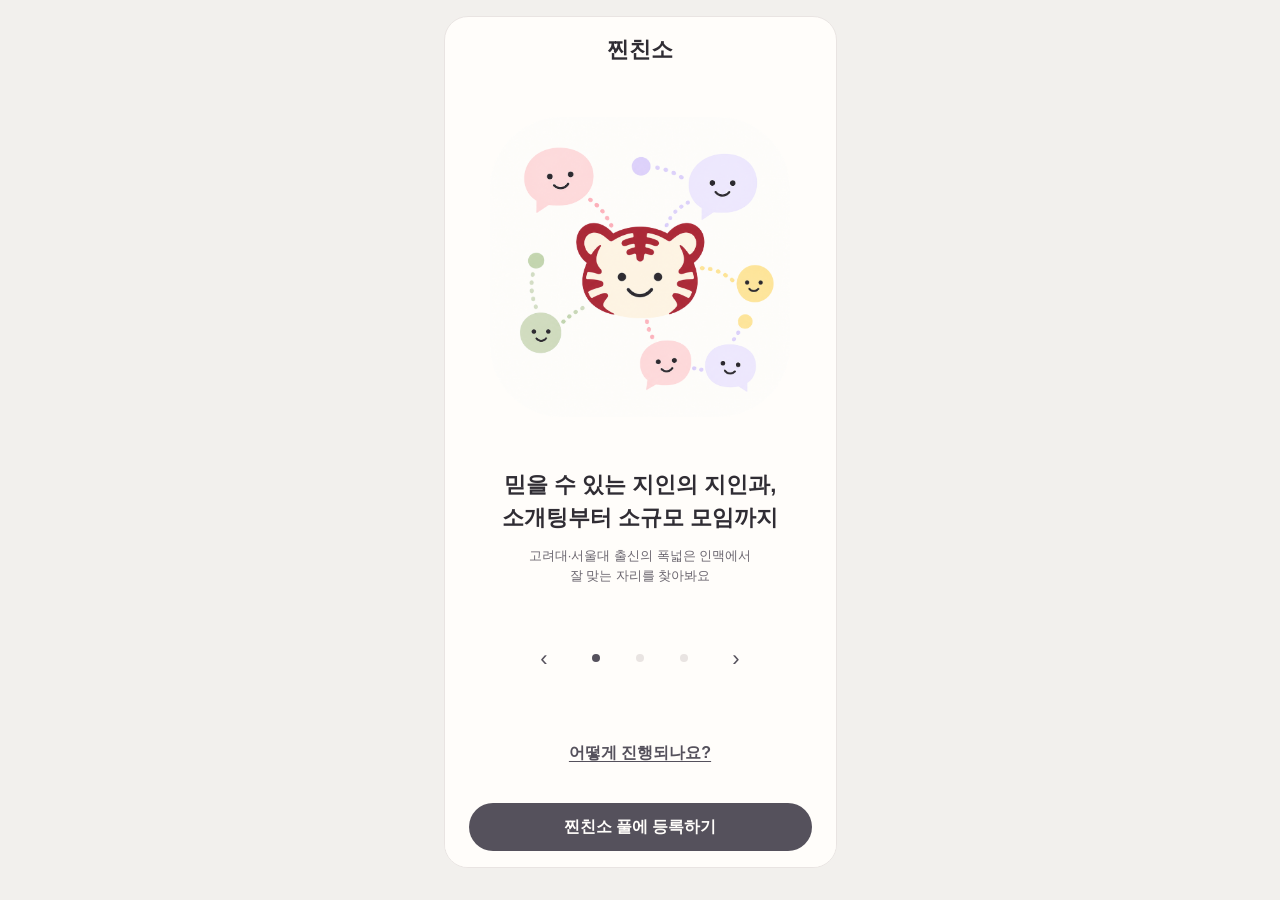
<file: index.html>
<!doctype html>
<html lang="ko"><head><meta charset="utf-8"><meta name="viewport" content="width=device-width,initial-scale=1,viewport-fit=cover"><meta name="description" content="친한 사람에게 얘기하듯, 내 인연을 부탁하는 곳."><title>찐친소 · 일단 얘기해볼래요?</title><link rel="preconnect" href="https://hangeul.pstatic.net" crossorigin><link rel="stylesheet" href="assets/fonts/fonts.css?v=47"><link rel="stylesheet" href="design/tokens.css?v=47"><link rel="stylesheet" href="style.css?v=47"></head>
<body><div class="app"><header><span class="brand" id="brand">찐친소<span class="spark">✳</span></span><span id="headerNote">친구의 친구, 그 너머의 인연</span></header><div class="progress"><div id="progress"></div></div><main id="screen" tabindex="-1"></main><footer id="nav"></footer></div><script src="app.js?v=47"></script></body></html>
</file>
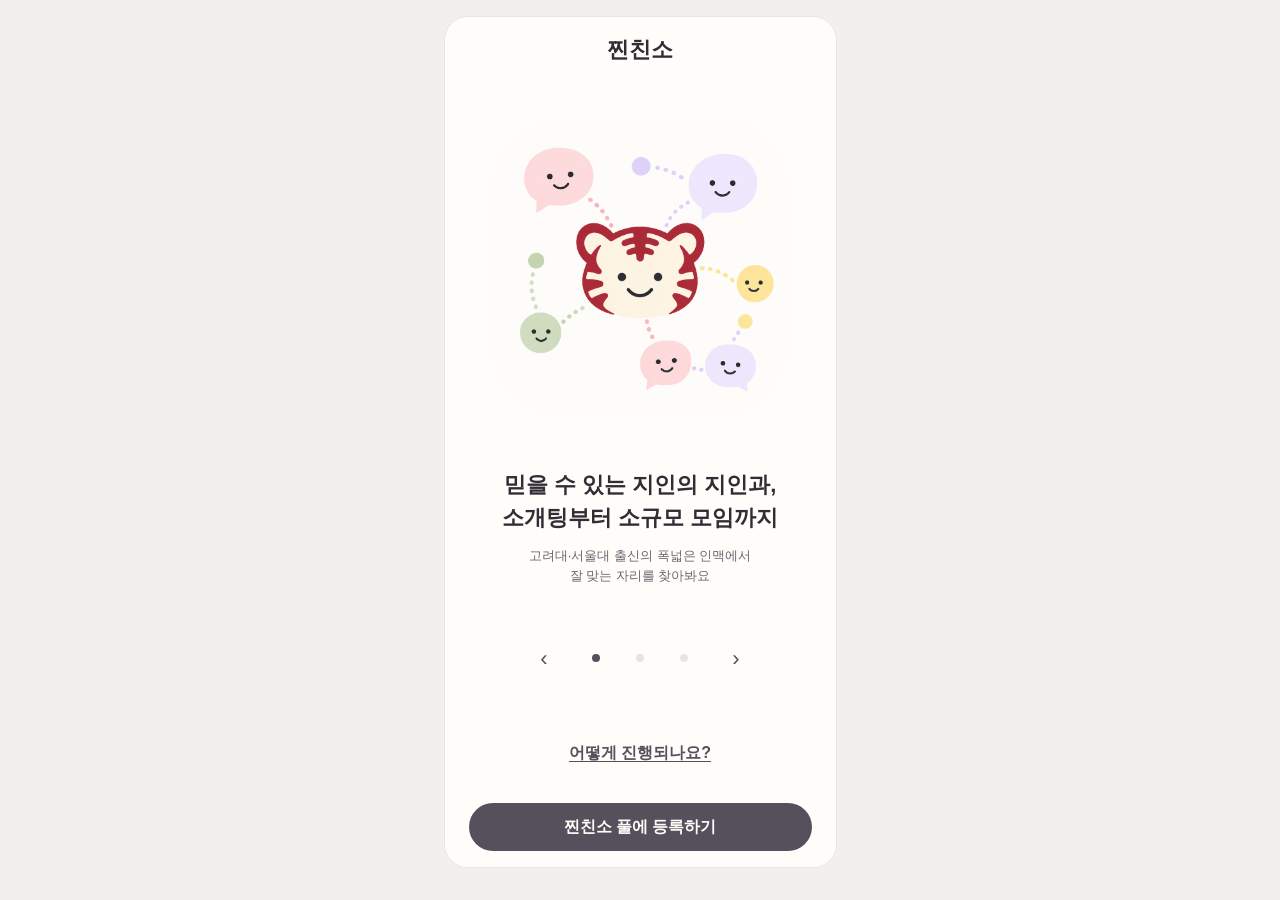
<file: demo.html>
<!doctype html>
<html lang="ko"><head><meta charset="utf-8"><meta name="viewport" content="width=device-width,initial-scale=1"><title>찐친소 체험</title><meta http-equiv="refresh" content="0;url=index.html?demo=1"></head><body><a href="index.html?demo=1">찐친소 체험 시작하기</a></body></html>
</file>
<file: assets/fonts/fonts.css>
/* D-14: NanumSquareRound Regular/Bold from NAVER official webfont distribution.
   https://hangeul.pstatic.net/hangeul_static/css/nanum-square-round.css */
@font-face{font-family:"NanumSquareRound";font-style:normal;font-weight:400;font-display:swap;src:url("https://hangeul.pstatic.net/hangeul_static/webfont/NanumSquareRound/NanumSquareRoundR.woff2") format("woff2")}
@font-face{font-family:"NanumSquareRound";font-style:normal;font-weight:700;font-display:swap;src:url("https://hangeul.pstatic.net/hangeul_static/webfont/NanumSquareRound/NanumSquareRoundB.woff2") format("woff2")}
</file>
<file: design/tokens.css>
/* Generated from tokens.json; edit the source, not this file. */
:root{
  /* D-10: 사용자 참고 이미지에 맞춘 미색·중립 컨트롤·파스텔 메시지 팔레트. 대비 검사 적용 */
  --accent: #55515C;
  /* D-10: 사용자 참고 이미지에 맞춘 미색·중립 컨트롤·파스텔 메시지 팔레트. 대비 검사 적용 */
  --accent-pressed: #39363F;
  /* D-16: 전달 항목은 기존 말풍선과 조화되는 짙은 핑크 카드로 구분 */
  --share-accent: #B83C56;
  --share-soft: #FAD1D6;
  --share-line: #F0B8C2;
  /* D-09: 사용자 참고 이미지에 맞춘 미색·중립 컨트롤·파스텔 메시지 팔레트. 대비 검사 적용 */
  --soft: #F5F2EF;
  /* D-10: 사용자 참고 이미지에 맞춘 미색·중립 컨트롤·파스텔 메시지 팔레트. 대비 검사 적용 */
  --bg: #FFFDFA;
  /* D-12: 사용자 참고 이미지에 맞춘 미색·중립 컨트롤·파스텔 메시지 팔레트. 대비 검사 적용 */
  --canvas: #F2F0ED;
  /* D-11: 사용자 참고 이미지에 맞춘 미색·중립 컨트롤·파스텔 메시지 팔레트. 대비 검사 적용 */
  --incoming: #FEE0E2;
  /* D-14: 사용자 참고 이미지에 맞춘 미색·중립 컨트롤·파스텔 메시지 팔레트. 대비 검사 적용 */
  --ink: #302D34;
  /* D-14: 사용자 참고 이미지에 맞춘 미색·중립 컨트롤·파스텔 메시지 팔레트. 대비 검사 적용 */
  --muted: #6C6770;
  /* D-11: 사용자 참고 이미지에 맞춘 미색·중립 컨트롤·파스텔 메시지 팔레트. 대비 검사 적용 */
  --line: #E9E4E2;
  /* D-14: 사용자 참고 이미지에 맞춘 미색·중립 컨트롤·파스텔 메시지 팔레트. 대비 검사 적용 */
  --control-line: #8A838A;
  /* D-14: 색과 문장으로 함께 알리는 오류 */
  --error: #B42318;
  /* D-14: 사용자 참고 이미지에 맞춘 미색·중립 컨트롤·파스텔 메시지 팔레트. 대비 검사 적용 */
  --disabled: #EAE6E7;
  /* D-11: 같은 발화 안의 간격 */
  --s1: 4px;
  /* D-11: 관련 요소 사이 간격 */
  --s2: 8px;
  /* D-11: 말풍선 세로 패딩 */
  --s3: 12px;
  /* D-11: 화자 전환과 모바일 좌우 여백 */
  --s4: 16px;
  /* D-11: 정보 묶음 분리 */
  --s5: 24px;
  /* D-11: 소개 화면 큰 문단 간격 */
  --s6: 32px;
  /* D-14: 짧은 답과 긴 답 모두 읽기 좋은 가로 패딩 */
  --bubble-x: 14px;
  /* D-14: 채팅 본문과 입력 가독성; iOS 입력 확대 방지 */
  --body-size: 16px;
  /* D-14: 보조 설명의 최소 기준 */
  --small-size: 13px;
  /* D-02: 상대 식별과 본문 위계 */
  --name-size: 15px;
  /* D-14: 좁은 화면에서 2~3줄 이내 제목 */
  --title-size: 28px;
  /* D-02: 소개와 목록의 서비스 식별 */
  --brand-size: 22px;
  /* D-14: 한국어 긴 답변 줄 간격 */
  --line-height: 1.5;
  /* D-14: 본문 기본 굵기 */
  --regular: 400;
  /* D-14: 나눔스퀘어라운드 공식 Bold 사용; 존재하지 않는600 굵기를 합성하지 않음 */
  --medium: 700;
  /* D-14: 제목과 핵심 문장 */
  --bold: 700;
  /* D-11: 말풍선 및 안내 모서리 통일 */
  --radius: 16px;
  /* D-05: 텍스트 입력 도구의 형태 */
  --pill: 24px;
  /* D-02: 상대 아바타와 전송 아이콘 */
  --circle: 50%;
  /* D-14: 모든 행동의 최소 터치 영역 */
  --touch: 44px;
  /* D-12: 하단 입력창 최소 높이 */
  --entry-min: 48px;
  /* D-12: 긴 입력과 메시지 영역 사이 균형 */
  --entry-max: 120px;
  /* D-14: Lucide 아이콘의 시각 크기 */
  --icon: 20px;
  /* D-02: 메시지 화자 식별 */
  --avatar: 32px;
  /* D-02: 주선자 목록 프로필 위계 */
  --contact-avatar: 48px;
  /* D-12: 아이폰 기준 데스크톱 미리보기 */
  --phone-width: 393px;
  /* D-12: 아이폰 기준 최대 미리보기 높이 */
  --phone-height: 852px;
  /* D-02: 아바타와 이름을 한 줄에 배치하고 44px 버튼 터치 영역 유지 */
  --header-height: 60px;
  /* D-11: 좌우 화자 구분을 위한 최대 폭 */
  --bubble-width: 82%;
  /* D-11: 영역 구분의 최소 선 두께 */
  --border: 1px;
  /* D-14: 키보드 포커스의 명확한 표시 */
  --focus: 2px;
  /* D-14: Lucide 아이콘 기본 선 두께 */
  --stroke: 2;
  /* D-14: 버튼 반응은 짧게; 인위적인 응답 지연 없음 */
  --motion: 120ms;
  /* D-12: 선택지로 대화 전체가 밀리지 않게 제한 */
  --choices-max: 160px;
  /* D-08: 선택 사진 미리보기의 일관성 */
  --photo-ratio: 3 / 4;
  /* D-12: 모바일 전체 폭과 데스크톱 프레임 구분 */
  --desktop-breakpoint: 600px;
  /* D-10: 사용자가 지정한 우측 말풍선 정확한 색상 */
  --outgoing: #F1ECFF;
  /* D-11: 참고 이미지처럼 대화 차례 사이를 연속 발화 4px보다 넓게 분리 */
  --turn-gap: 32px;
  /* D-14: 사용자 요청 나눔스퀘어라운드. 네이버 공식 웹폰트 Regular/Bold 사용 */
  --font-family: "NanumSquareRound", -apple-system, BlinkMacSystemFont, "Apple SD Gothic Neo", sans-serif;
  /* D-14: 사용자 참고 이미지의 작은 채팅 글자 밀도를 반영. 입력은 iOS 확대 방지를 위해16px 유지 */
  --chat-size: 14px;
  /* D-01: 사용자 요청 확대: 최대300px, flex로 낮은 화면에서는 축소해 성별 버튼과 소개 문구를 스크롤 없이 유지 */
  --intro-art-max: 300px;
  /* D-12: 낮은 모바일 높이에서도 성별 버튼을 항상 표시하기 위한 최소 일러스트 */
  --intro-art-min: 64px;
  /* D-02: 상세 프로필은 목록48px보다 인물 식별 강조; 모바일 프레임 유지 */
  --host-avatar: 80px;
  /* D-02: 헤더 아래 숫자 없이 전체 신청 진행률을 얇게 표시 */
  --progress-height: 3px;
}
</file>
<file: style.css>
/* C-01..08 and L-01..03; all visual values resolve to design/tokens.json. */
*{box-sizing:border-box} [hidden]{display:none!important}
html,body{height:100%;overflow:hidden;overscroll-behavior:none}
body{position:fixed;inset:0;margin:0;background:var(--canvas);color:var(--ink);font-family:var(--font-family);font-weight:var(--regular);font-size:var(--body-size);line-height:var(--line-height)}
button,input,textarea{font:inherit;color:inherit}button{cursor:pointer}button:disabled{cursor:default;background:var(--disabled);color:var(--muted)}button:focus-visible,a:focus-visible,input:focus-visible,textarea:focus-visible,summary:focus-visible{outline:var(--focus) solid var(--accent);outline-offset:var(--s1)}
.app{position:absolute;top:var(--viewport-top,0);left:0;right:0;width:100%;max-width:var(--phone-width);height:var(--viewport-height,100dvh);margin:auto;background:var(--bg);display:flex;flex-direction:column;overflow:hidden}
header{flex-shrink:0;display:flex;align-items:center;justify-content:space-between;padding:var(--s4);gap:var(--s2);border-bottom:var(--border) solid var(--line);background:var(--bg)}
.brand{font-size:var(--brand-size);font-weight:var(--bold);display:flex;gap:var(--s2);align-items:center;white-space:nowrap}.spark{color:var(--accent)}#headerNote{font-size:var(--small-size);color:var(--muted)}.progress{display:none}
main{flex:1;min-height:0;overflow:auto;overscroll-behavior:contain;padding:var(--s5) var(--s4);outline:none}
/* L-03: in the chat the top/bottom breathing room is part of the scrolled content, not fixed padding, so the message
   pane can shrink to nothing when the keyboard leaves little height and the composer (with its skip chip) still fits. */
body[data-screen=chat] main{padding-top:0;padding-bottom:0}body[data-screen=chat] main::before,body[data-screen=chat] main::after{content:"";display:block;height:var(--s5)}
footer{flex-shrink:0;padding:var(--s3) var(--s4) max(var(--s2),env(safe-area-inset-bottom));background:var(--bg);border-top:var(--border) solid var(--line);display:flex;gap:var(--s2)}
h1,h2{font-size:var(--title-size);line-height:var(--line-height);margin:var(--s3) 0 var(--s4);font-weight:var(--bold)}p{margin:var(--s3) 0;white-space:pre-line}small,.muted,.hint,.demo{font-size:var(--small-size);color:var(--muted)}.eyebrow,.welcome-label{font-size:var(--small-size);font-weight:var(--medium);color:var(--accent)}.demo{margin-bottom:var(--s4)}
.hero{padding-top:var(--s3)}.hero>.muted{font-size:var(--body-size)}.intro-chat{display:flex;flex-direction:column;gap:var(--s4);background:var(--soft);padding:var(--s4);margin:var(--s5) 0;border-radius:var(--radius)}.mini-incoming{display:flex;align-items:flex-start;gap:var(--s2);font-size:var(--small-size)}.mini-incoming>span:last-child{background:var(--incoming);padding:var(--s3);border-radius:var(--s1) var(--radius) var(--radius)}.mini-face{width:var(--avatar);height:var(--avatar);flex-shrink:0;background:var(--soft);color:var(--accent);border-radius:var(--circle);display:grid;place-items:center}.mini-outgoing{align-self:flex-end;background:var(--outgoing);color:var(--ink);font-size:var(--small-size);padding:var(--s3);border-radius:var(--radius) var(--radius) var(--s1) var(--radius)}.intro-promise{color:var(--muted);font-size:var(--small-size)}.intro-promise strong{color:var(--ink)}.intro-footnote{display:block;margin-top:var(--s4)}.hero .choices{display:grid;grid-template-columns:1fr 1fr}
.primary,.secondary,.action-confirm{min-height:var(--entry-min);border:0;border-radius:var(--radius);padding:var(--s3) var(--s4);font-weight:var(--medium)}.primary,.action-confirm{background:var(--accent);color:var(--bg);flex:1}.secondary{background:var(--incoming);color:var(--ink)}.action-confirm{width:100%}.primary:active:not(:disabled),.action-confirm:active:not(:disabled),.send-message:active:not(:disabled){background:var(--accent-pressed)}
.textbtn,.previous-answer,.review-edit{background:none;border:0;color:var(--accent);min-height:var(--touch);min-width:var(--touch);padding:var(--s2);font-size:var(--small-size)}
/* C-09: separate profile and conversation targets. */
body[data-screen=list] main{padding-top:var(--s4)}body[data-screen=list] .demo,body[data-screen=host] .demo{display:none}
body[data-screen=list] main{padding-top:var(--s2)}body[data-screen=list] footer{display:none}.contact-count{font-size:var(--small-size);color:var(--muted);font-weight:var(--regular)}
.contact-row{position:relative;width:100%;display:flex;align-items:center;min-height:calc(var(--contact-avatar) + var(--s5));border-bottom:var(--border) solid var(--line)}
.contact-avatar{position:relative;z-index:1;width:var(--contact-avatar);height:var(--contact-avatar);flex-shrink:0;display:grid;place-items:center;border:0;border-radius:var(--circle);background:var(--incoming);color:var(--ink);font-size:var(--brand-size);padding:0}.contact-avatar.m,.host-avatar.m{background:var(--outgoing)}
.contact-content{position:absolute;inset:0;width:100%;display:flex;align-items:center;gap:var(--s2);border:0;background:none;text-align:left;padding:var(--s3) var(--s1) var(--s3) calc(var(--contact-avatar) + var(--s3));border-radius:var(--s2)}.contact-copy{min-width:0;flex:1;display:flex;flex-direction:column;gap:var(--s1)}.contact-copy strong{font-size:var(--name-size)}.contact-status{font-size:var(--small-size);color:var(--muted);max-width:100%;white-space:nowrap;overflow:hidden;text-overflow:ellipsis}.contact-chat-icon{width:var(--icon);height:var(--icon);flex-shrink:0;color:var(--muted)}.contact-content:hover,.contact-content:active{background:var(--soft)}button.contact-avatar:hover,button.contact-avatar:active{outline:var(--border) solid var(--control-line)}
.host-profile{text-align:center;padding:var(--s5) 0}.host-avatar{width:var(--host-avatar);height:var(--host-avatar);display:grid;place-items:center;margin:0 auto;background:var(--incoming);border-radius:var(--circle);font-size:var(--title-size)}.host-profile h1{font-size:var(--brand-size);margin:var(--s4) 0 var(--s1)}.host-role{font-size:var(--name-size);color:var(--muted);margin:0}.host-profile .host-quote{margin:var(--s5) 0;text-align:left}.host-facts{display:grid;grid-template-columns:auto 1fr;gap:var(--s2) var(--s4);align-items:baseline;text-align:left;margin:0;padding:var(--s4) 0;font-size:var(--name-size);border-top:var(--border) solid var(--line);border-bottom:var(--border) solid var(--line)}.host-facts div{display:contents}.host-facts dt{font-size:var(--small-size);color:var(--muted);white-space:nowrap}.host-facts dd{margin:0;overflow-wrap:anywhere}.host-note{font-size:var(--small-size);color:var(--muted);margin-top:var(--s5)}
/* C-01 fixed identity; L-03 keyboard-aware chat shell. */
body[data-screen=chat] header{height:calc(var(--header-height) + env(safe-area-inset-top));padding:env(safe-area-inset-top) var(--s4) 0;position:relative;gap:var(--s2)}body[data-screen=chat] #brand{display:contents}.chat-person{position:absolute;inset:env(safe-area-inset-top) var(--entry-min) 0;display:flex;flex-direction:row;justify-content:center;align-items:center;gap:var(--s2)}.header-avatar{width:var(--avatar);height:var(--avatar);display:grid;place-items:center;background:var(--soft);color:var(--accent);border-radius:var(--circle)}.chat-person strong{font-size:var(--name-size);font-weight:var(--medium)}.chat-person small{font-size:var(--small-size);font-weight:var(--regular)}.info-button,.icon-button,.attach-button{width:var(--touch);height:var(--touch);flex-shrink:0;border:0;background:none;color:var(--accent);display:grid;place-items:center;padding:0;font-size:var(--brand-size)}body[data-screen=chat] #headerNote{margin-left:auto}.chat-date{font-size:var(--small-size);color:var(--muted);margin-bottom:var(--s5);text-align:center}body[data-screen=chat] .demo{display:none}
.incoming{display:flex;align-items:flex-start;gap:var(--s2);margin:var(--turn-gap) 0 var(--s4);max-width:100%}.message-avatar{width:var(--avatar);height:var(--avatar);flex:0 0 var(--avatar);display:grid;place-items:center;border-radius:var(--circle);background:var(--soft);color:var(--accent);font-size:var(--small-size)}.message-stack{max-width:var(--bubble-width);min-width:0;display:flex;flex-direction:column;align-items:flex-start;gap:var(--s1)}.bubble{max-width:100%;padding:var(--s3) var(--bubble-x);font-size:var(--chat-size);line-height:var(--line-height);border-radius:var(--s1) var(--radius) var(--radius) var(--radius);background:var(--incoming);white-space:pre-line;overflow-wrap:anywhere}.outgoing{font-size:var(--chat-size);width:fit-content;max-width:var(--bubble-width);margin:var(--turn-gap) 0 var(--turn-gap) auto;padding:var(--s3) var(--bubble-x);border-radius:var(--radius) var(--radius) var(--s1) var(--radius);background:var(--outgoing);color:var(--ink);white-space:pre-wrap;overflow-wrap:anywhere}.active-turn{scroll-margin-top:var(--s4)}
.message-arrival{animation:message-arrival var(--motion) ease-out both}@keyframes message-arrival{from{opacity:0;transform:translateY(var(--s2))}to{opacity:1;transform:translateY(0)}}
/* C-04 text input and C-05 explicit actions never share a fake input. */
body[data-screen=chat] footer{flex-direction:column;gap:0}.composer{order:3;display:flex;align-items:center;gap:var(--s1);min-height:var(--entry-min);padding:var(--s1);padding-left:var(--s3);border:var(--border) solid var(--control-line);border-radius:var(--pill);background:var(--bg)}input.chat-entry,textarea.chat-entry{flex:1;min-width:0;width:0;min-height:var(--touch);max-height:var(--entry-max);font-size:var(--body-size);line-height:var(--line-height);padding:var(--s2) 0;border:0;background:none;border-radius:0;resize:none;margin:0}input.chat-entry:focus,textarea.chat-entry:focus{outline:none}.composer:focus-within{outline:var(--focus) solid var(--accent);outline-offset:var(--s1)}input::placeholder,textarea::placeholder{color:var(--muted);font-size:var(--small-size)}.send-message{width:var(--touch);height:var(--touch);flex:0 0 var(--touch);border:0;border-radius:var(--circle);background:var(--accent);color:var(--bg);display:grid;place-items:center;padding:0;font-size:var(--brand-size)}.composer-caption{flex:1;align-self:center;color:var(--muted);font-size:var(--small-size)}.composer-meta{order:4;display:flex;align-items:center;justify-content:space-between}.action-panel{order:2}.reply-tools{order:1}.action-panel:empty,.reply-tools:empty,.error:empty{display:none}.home-indicator{display:none}.reply-tools fieldset{margin:0 0 var(--s3)}.reply-tools legend{display:none}.reply-tools .choices{max-height:var(--choices-max);overflow:auto;padding:var(--s1)}
/* C-11: on choice questions the skip chip shares the answer line, pushed to its right end. */
.reply-tools .chip.skip-inline{margin-left:auto}.reply-tools .chip{font-size:var(--small-size)}.attach-button svg{width:var(--icon);height:var(--icon);fill:none;stroke:currentColor;stroke-width:var(--stroke)}
fieldset{border:0;padding:0;margin:var(--s5) 0}legend,.field>span{font-size:var(--body-size);font-weight:var(--medium);margin-bottom:var(--s2)}.choices{display:flex;flex-wrap:wrap;gap:var(--s2)}.chip{min-height:var(--touch);border:var(--border) solid var(--control-line);border-radius:var(--radius);padding:var(--s2) var(--s4);background:var(--bg)}.chip[aria-pressed=true]{background:var(--accent);color:var(--bg);border-color:var(--accent)}.chip:active{background:var(--soft);color:var(--ink)}.field{display:block;margin:var(--s4) 0}:where(input:not([type=checkbox]),textarea){width:100%;font-size:var(--body-size);border:var(--border) solid var(--control-line);border-radius:var(--radius);padding:var(--s3);background:var(--bg)}textarea{min-height:var(--entry-max)}.active-turn .field>span{display:none}
.privacy,.chat-notice{padding:var(--s4);background:var(--soft);border:var(--border) solid var(--line);border-radius:var(--radius);font-size:var(--small-size);margin:var(--s4) 0}.privacy strong{display:block;color:var(--accent);margin-bottom:var(--s2);font-size:var(--body-size)}details{font-size:var(--small-size);color:var(--muted)}details>summary{min-height:var(--touch);cursor:pointer;padding:var(--s3) 0}.summary{padding:var(--s4);margin:var(--s3) 0;background:var(--incoming);border-radius:var(--radius);overflow-wrap:anywhere}.summary b{font-size:var(--small-size);color:var(--accent)}.review-message .message-stack{flex:1}.review-bubble{position:relative;width:100%;padding:var(--s2) var(--bubble-x)}.review-label{padding-right:var(--touch);margin-bottom:var(--s1);font-size:var(--small-size);color:var(--muted)}.review-bubble .review-edit{position:absolute;top:0;right:var(--s1);padding:0}.review-answer{padding-right:var(--touch);white-space:pre-wrap;overflow-wrap:anywhere}.consent{display:flex;align-items:flex-start;gap:var(--s2);padding:var(--s3) 0;min-height:var(--touch);margin:var(--s4) 0}.consent input{accent-color:var(--accent);width:var(--icon);height:var(--icon);flex-shrink:0}.photos{display:grid;grid-template-columns:repeat(3,1fr);gap:var(--s2);margin:var(--s4) 0}.photo{position:relative;min-width:0}.photo img{width:100%;aspect-ratio:var(--photo-ratio);object-fit:cover;border-radius:var(--radius)}.photo button{position:absolute;right:0;top:0;width:var(--touch);height:var(--touch);border:var(--border) solid var(--line);border-radius:var(--circle);background:var(--bg);font-size:var(--brand-size)}.error{order:5;color:var(--error);font-size:var(--small-size);margin:var(--s2) 0}.status-icon{width:var(--entry-min);height:var(--entry-min);border-radius:var(--radius);background:var(--soft);font-size:var(--title-size);display:grid;place-items:center;margin-bottom:var(--s5)}
button{transition:background-color var(--motion),color var(--motion)}
/* desktop-breakpoint → D-12; mobile uses full viewport including OS safe-area. */
@media(min-width:600px){.app{height:min(var(--phone-height),calc(var(--viewport-height,100dvh) - var(--s6)));margin:var(--s4) auto;border:var(--border) solid var(--line);border-radius:var(--s5)}}
@media(max-width:599px){.app{max-width:100%}}
@media(prefers-reduced-motion:reduce){*{transition:none!important;animation:none!important;scroll-behavior:auto!important}}

/* L-01: single-viewport onboarding; user swipes copy, not the page. */
body[data-screen=intro] header{display:none}body[data-screen=intro] main{padding:var(--s4);overflow:hidden;display:flex}body[data-screen=intro] footer{padding:var(--s3) var(--s5) max(var(--s4),env(safe-area-inset-bottom));border:0}body[data-screen=intro] #error{display:none}.onboarding{min-height:0;width:100%;display:flex;flex-direction:column;align-items:center;justify-content:space-between;gap:var(--s2)}.onboard-brand{flex-shrink:0;text-align:center;font-size:var(--brand-size);font-weight:var(--bold);padding-top:env(safe-area-inset-top)}.onboard-brand span{display:block;font-size:var(--small-size);font-weight:var(--regular);color:var(--muted);margin-top:var(--s1)}.onboard-art{flex:1;min-height:var(--intro-art-min);max-height:var(--intro-art-max);width:100%;display:flex;align-items:center;justify-content:center}.onboard-art img{height:100%;max-height:var(--intro-art-max);max-width:100%;width:auto;object-fit:contain}.intro-slides{display:flex;overflow-x:auto;overflow-y:hidden;scroll-snap-type:x mandatory;scrollbar-width:none;flex-shrink:0;width:100%;overscroll-behavior-x:contain}.intro-slides::-webkit-scrollbar{display:none}.intro-slide{flex:0 0 100%;scroll-snap-align:start;text-align:center;min-width:0;padding:0 var(--s1)}.intro-slide h1{font-size:var(--brand-size);margin:0 0 var(--s3);line-height:var(--line-height)}.intro-slide p{font-size:var(--small-size);line-height:var(--line-height);color:var(--muted);margin:0}.slide-controls{flex-shrink:0;display:flex;align-items:center;gap:var(--s2)}.slide-arrow,.slide-dot{border:0;background:none;min-width:var(--touch);height:var(--touch);display:grid;place-items:center;padding:0;color:var(--accent)}.slide-arrow{font-size:var(--brand-size)}.slide-dots{display:flex}.slide-dot span{display:block;width:var(--s2);height:var(--s2);border-radius:var(--circle);background:var(--line)}.slide-dot[aria-current=true] span{background:var(--accent)}.start-panel{width:100%;text-align:center}.start-panel p{margin:0 0 var(--s3);font-weight:var(--medium)}.start-genders{display:grid;grid-template-columns:1fr 1fr;gap:var(--s3)}.start-gender{min-height:var(--entry-min);border:0;border-radius:var(--pill);font-weight:var(--medium);color:var(--ink)}.start-gender.female{background:var(--incoming)}.start-gender.male{background:var(--outgoing)}

/* C-10 / D-01, D-09: quiet invitation above the messenger list. */
.conversation-banner{display:flex;align-items:center;justify-content:space-between;gap:var(--s2);padding:var(--s4);margin:var(--s2) 0 var(--s4);border-radius:var(--radius);background:var(--soft)}.banner-copy{min-width:0}.banner-copy strong{font-size:var(--body-size);line-height:var(--line-height);font-weight:var(--bold)}.banner-copy p{font-size:var(--small-size);color:var(--muted);margin:var(--s2) 0 0}.banner-art{width:var(--host-avatar);height:var(--host-avatar);flex-shrink:0}

/* C-11 / D-04, D-05: suggested replies above a separate send composer. */
.reply-tools .chip{border-color:var(--line);border-radius:var(--radius) var(--radius) var(--s1) var(--radius);background:var(--outgoing);color:var(--ink)}.reply-tools .chip[aria-pressed=true]{border-color:var(--accent);background:var(--outgoing);color:var(--ink);box-shadow:inset 0 0 0 var(--border) var(--accent)}.reply-tools .choices{gap:var(--s2)}#choiceEntry{cursor:default}
/* C-09 (#31): character avatar image fills every host avatar slot (list, header, message, profile). */
.avatar-img{display:block;width:100%;height:100%;border-radius:var(--circle);object-fit:cover}
/* C-11: the skip action is an outlined chip in its own row above the composer, never hidden inside the scrolling choice list. */
.skip-row{display:flex;justify-content:flex-end;margin:0 0 var(--s3)}.reply-tools .chip.skip-reply{min-height:var(--touch);padding:var(--s2) var(--s4);border:var(--border) solid var(--accent);border-radius:var(--radius) var(--radius) var(--s1) var(--radius);background:var(--bg);color:var(--accent);font-weight:var(--medium)}.reply-tools .chip.skip-reply:active{background:var(--soft)}

/* #35: equal line metrics center input and placeholder text in every composer. */
input.chat-entry,textarea.chat-entry{line-height:calc(var(--body-size) * var(--line-height));padding:calc((var(--touch) - var(--body-size) * var(--line-height)) / 2) 0;min-height:var(--touch)}
input.chat-entry::placeholder,textarea.chat-entry::placeholder{font-size:inherit;line-height:inherit}
textarea.chat-entry{overflow-y:auto}
.submit-notice{order:6;font-size:var(--small-size);color:var(--accent);margin:var(--s2) 0;line-height:var(--line-height)}
.summary>.review-edit{float:right}

.send-message:disabled,.action-confirm:disabled{background:var(--disabled);color:var(--muted)}

/* Compact chat navigation and per-host progress. */
body[data-screen=chat] .progress{display:block;height:var(--progress-height);flex-shrink:0;background:var(--line)}
#progress{height:100%;background:var(--accent)}
.contact-heading{display:flex;align-items:center;flex-wrap:wrap;gap:var(--s2)}
.contact-progress{font-size:var(--small-size);font-weight:var(--regular);line-height:var(--line-height);padding:0 var(--s2);border-radius:var(--pill);background:var(--outgoing);color:var(--ink);white-space:nowrap}
.composer-meta:empty{display:none}

.consent-card{margin:var(--s2) 0;padding:var(--s4)}
.consent-card details{margin-top:var(--s2)}
.consent-card details>summary{padding:var(--s2) 0}
.consent-card details p{white-space:pre-line;overflow-wrap:anywhere}
.consent-card .consent{align-items:center;margin:0;padding:var(--s2) 0 0;border-top:var(--border) solid var(--line);color:var(--ink)}
.consent-card .consent input{margin:0}

.chat-notice p{margin:0}.chat-notice p+p{margin-top:var(--s2)}.chat-notice a{color:var(--accent);overflow-wrap:anywhere}

body[data-complete=true] header{flex-direction:column;align-items:flex-start;gap:var(--s1)}

/* Profile answers use compact label/value rows instead of stacked cards. */
body[data-view=profile] .summary,body[data-view=edit] .summary{display:grid;grid-template-columns:minmax(0,28%) minmax(0,1fr);align-items:start;column-gap:var(--s3);padding:var(--s3) 0;margin:0;background:none;border-radius:0;border-bottom:var(--border) solid var(--line)}
body[data-view=profile] .summary b,body[data-view=edit] .summary b{font-weight:var(--regular);color:var(--muted);line-height:var(--line-height)}
body[data-view=profile] .summary p,body[data-view=edit] .summary p{margin:0;min-width:0;font-size:var(--small-size);line-height:var(--line-height);white-space:pre-wrap;overflow-wrap:anywhere}
body[data-view=edit] .summary{grid-template-columns:minmax(0,28%) minmax(0,1fr) var(--touch);align-items:center}
body[data-view=edit] .summary p{grid-column:2;grid-row:1}
body[data-view=edit] .summary .review-edit{grid-column:3;grid-row:1;padding:0}

body[data-view=profile] .summary:last-of-type,body[data-view=edit] .summary:last-of-type{border-bottom:0}
.sharing-disclosure{padding:var(--s4);margin:var(--s4) 0;background:var(--soft);border:var(--border) solid var(--line);border-radius:var(--radius)}
.sharing-disclosure strong{color:var(--ink)}
.sharing-disclosure p{margin:var(--s2) 0 0;color:var(--muted);font-size:var(--small-size)}
.review-label>span:first-child{display:flex;align-items:center;gap:var(--s2)}
.share-badge{display:inline-flex;align-items:center;min-height:20px;padding:0 var(--s2);border-radius:var(--circle);background:var(--share-accent);color:#fff;font-size:11px;font-weight:var(--bold);line-height:1}
.sharing-disclosure .share-badge{margin-right:var(--s2);vertical-align:1px}
.share-highlight.review-bubble{background:var(--share-soft);border:var(--border) solid var(--share-line);border-left:4px solid var(--share-accent)}
.share-highlight .review-label,body[data-view=profile] .summary.share-highlight b,body[data-view=edit] .summary.share-highlight b{color:var(--share-accent)}
.share-highlight .review-answer,body[data-view=profile] .summary.share-highlight p,body[data-view=edit] .summary.share-highlight p{color:var(--ink)}
body[data-view=profile] .summary.share-highlight,body[data-view=edit] .summary.share-highlight{padding:var(--s3);margin:var(--s2) 0;background:var(--share-soft);border:var(--border) solid var(--share-line);border-left:4px solid var(--share-accent);border-radius:var(--radius)}
.summary .share-badge{margin-left:var(--s2)}

/* Issue #15: process link sits beside intro pagination; a compact rounded dialog explains both paths. */
.process-link{border:0;background:none;color:var(--accent);font-size:var(--body-size);font-weight:var(--bold);line-height:var(--line-height);text-decoration:underline;text-underline-offset:3px;padding:var(--s2) var(--s3);min-height:var(--touch);cursor:pointer}
.process-dialog{position:fixed;inset:50% auto auto 50%;transform:translate(-50%,-50%);width:min(calc(100% - var(--s6)),var(--phone-width));max-height:calc(100dvh - var(--s6));overflow:hidden;margin:0;padding:var(--s5);border:var(--border) solid var(--line);border-radius:var(--radius);background:var(--bg);color:var(--ink);font-size:var(--small-size);line-height:var(--line-height)}
.process-dialog::backdrop{background:color-mix(in srgb,var(--ink) 40%,transparent)}.process-dialog h2{font-size:var(--body-size);margin:0 var(--s6) var(--s2) 0}.process-dialog h3{font-size:var(--body-size);margin:var(--s3) 0 var(--s1)}.process-dialog p,.process-dialog ol{margin:0}.process-dialog ol{padding-left:1.35em}.process-dialog li+li{margin-top:var(--s1)}.process-dialog small{color:var(--muted);font-size:var(--small-size)}.process-intro{color:var(--muted)}.process-close{position:absolute;top:var(--s2);right:var(--s2);width:var(--touch);height:var(--touch);border:0;border-radius:var(--circle);background:var(--soft);color:var(--ink);font-size:var(--brand-size);cursor:pointer}
.register-cta{width:100%;min-height:var(--entry-min);padding:var(--s3) var(--s4);background:var(--accent);color:var(--bg);font-size:var(--body-size);cursor:pointer}

/* Applicant account access and application history. */
#accountLogin{width:100%;margin:var(--s3) 0}
</file>
